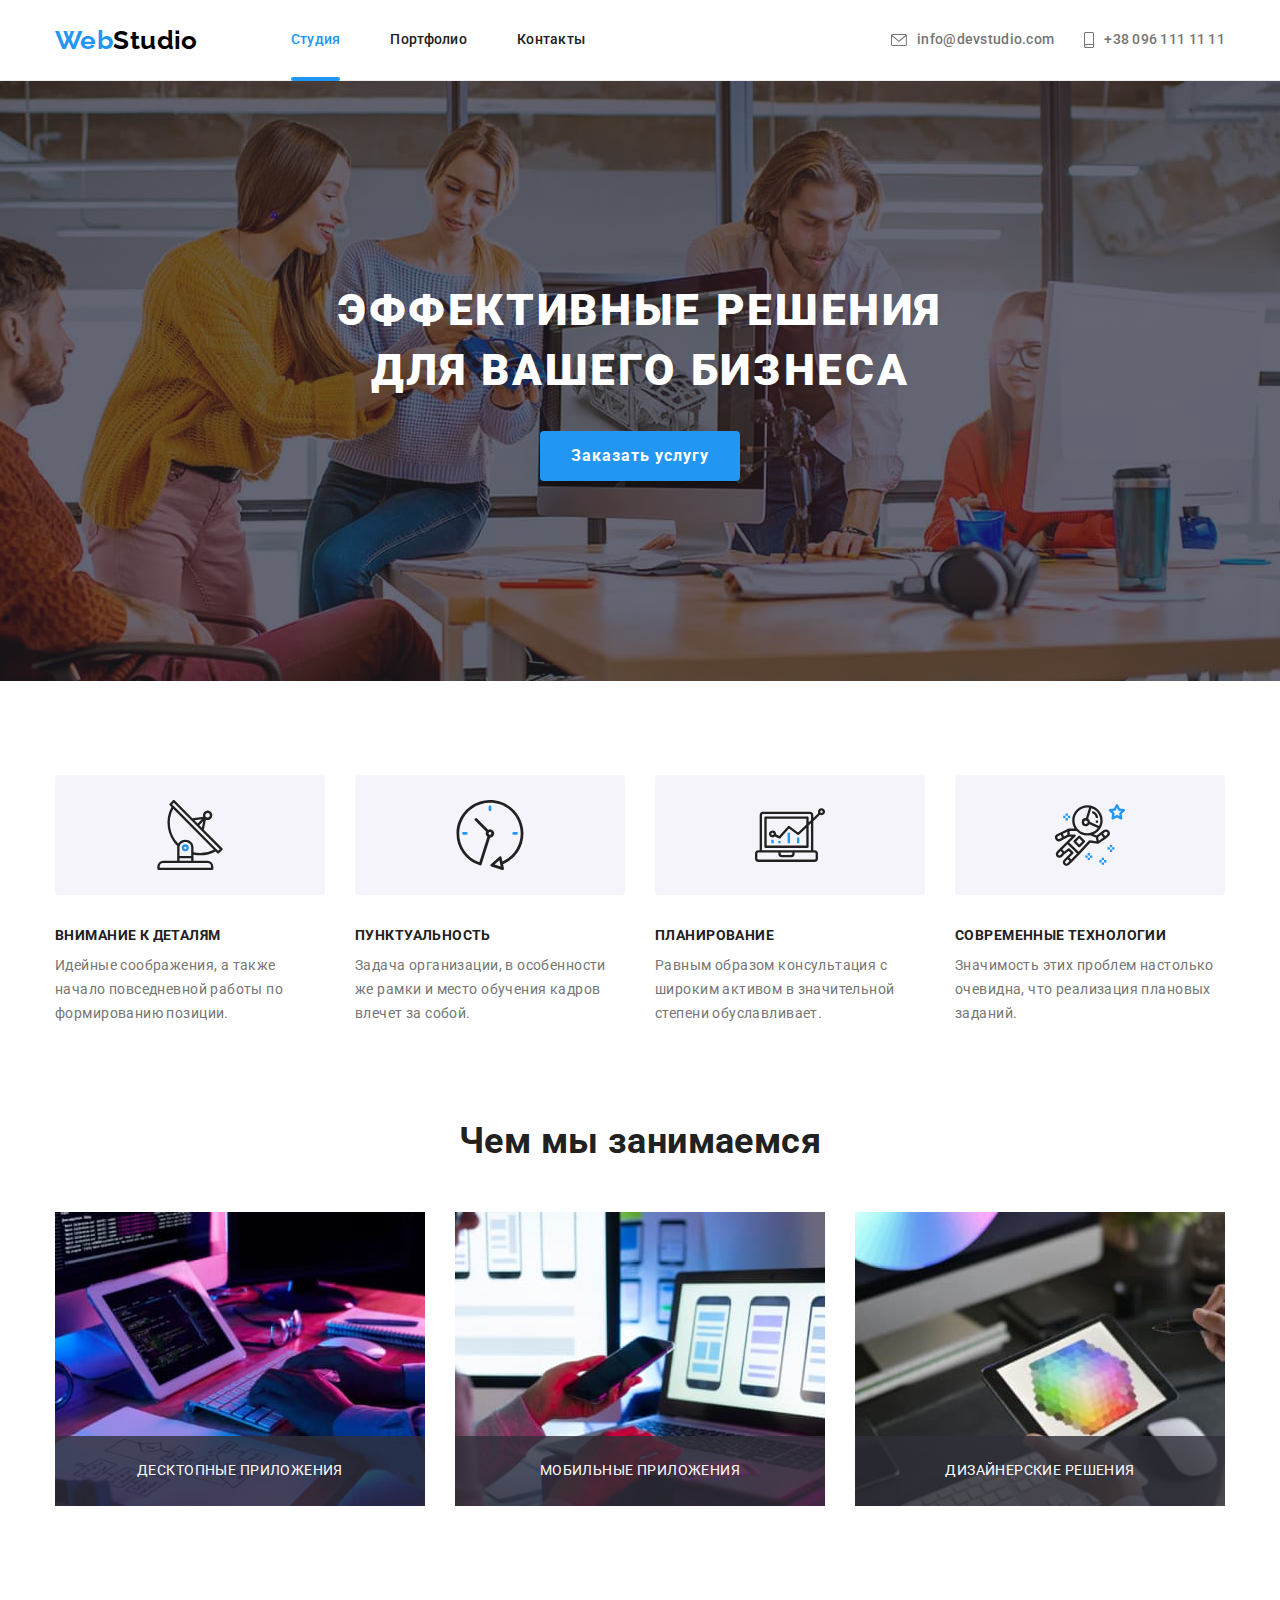
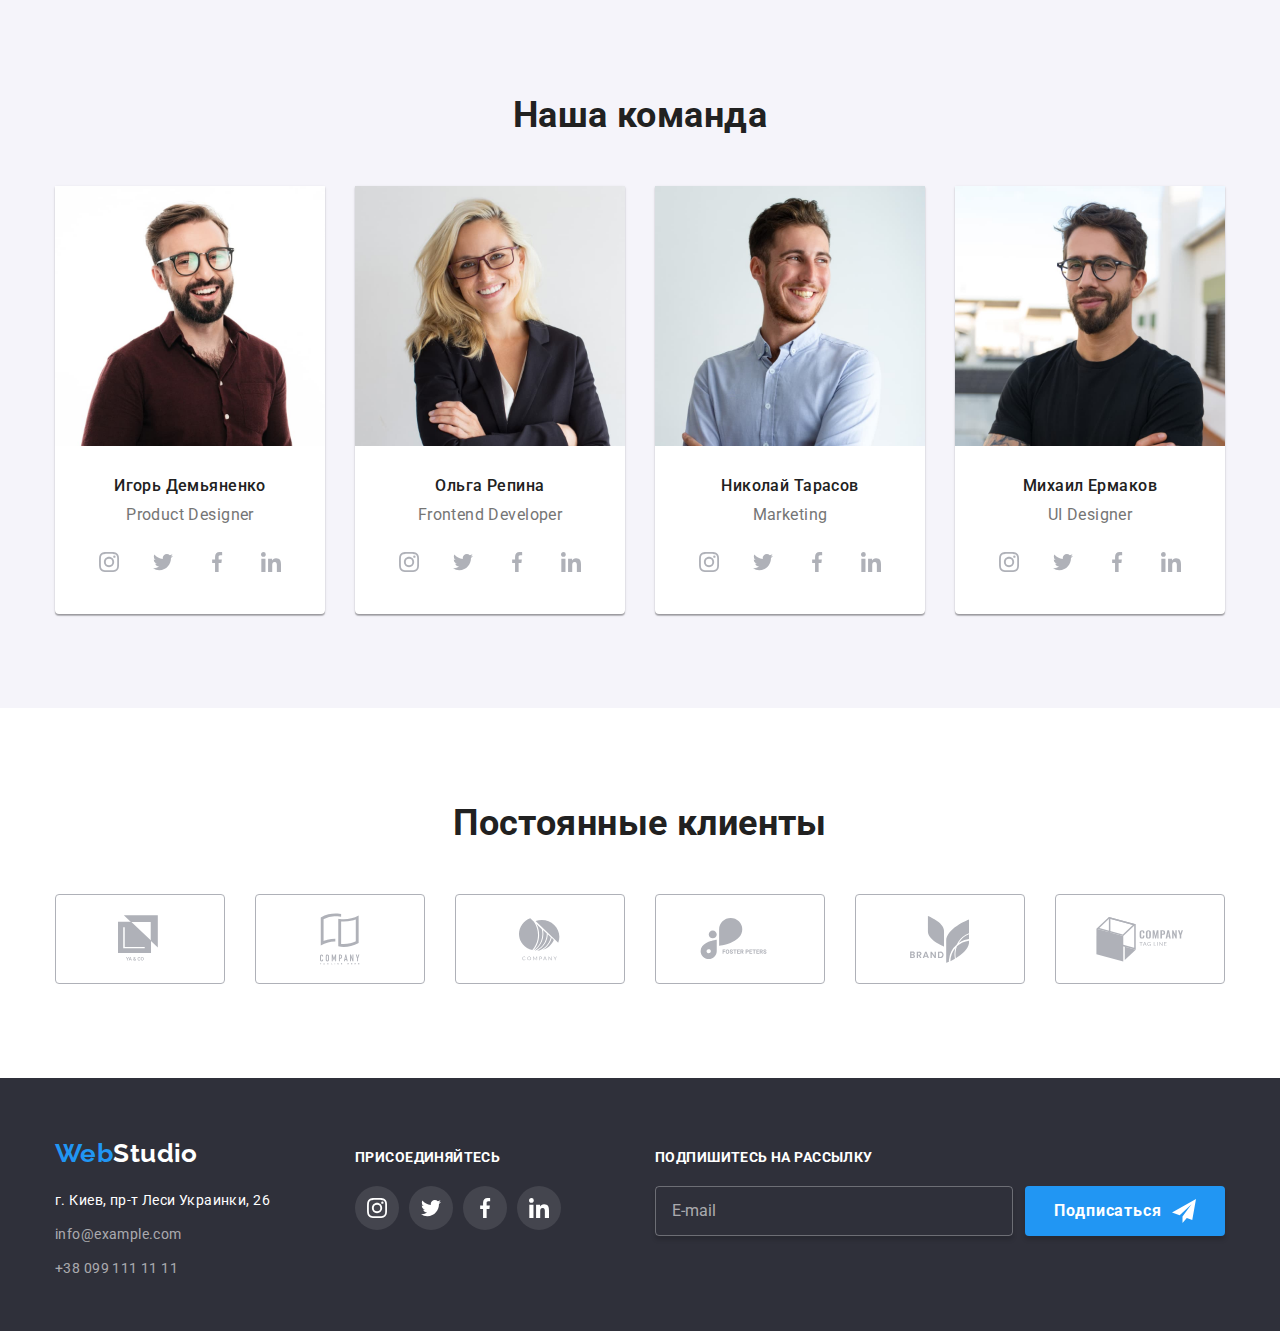
<file: index.html>
<!DOCTYPE html>
<html lang="ru">
  <head>
    <meta charset="UTF-8" />
    <meta name="viewport" content="width=device-width, initial-scale=1.0" />
    <title>WebStudio</title>
    <link rel="stylesheet" href="https://fonts.googleapis.com/css2?family=Raleway:wght@700&family=Roboto:wght@400;500;700;900&display=fallback" />
    <link rel="stylesheet" href="https://cdnjs.cloudflare.com/ajax/libs/modern-normalize/0.7.0/modern-normalize.min.css" />
    <link rel="stylesheet" href="./css/main.css" />
  </head>
  <body class="body">
    <!--Хедер-->
    <header class="header section">
      <div class="container main-nav">
        <nav class="navigation">
          <a href="./index.html" lang="en" class="logo logo--top">Web<span class="logo__sign">Studio</span></a>
          <ul class="site-nav">
            <li class="site-nav__item"><a href="./index.html" class="link site-nav__link site-nav__link--current">Студия</a></li>
            <li class="site-nav__item"><a href="./portpholio.html" class="link site-nav__link">Портфолио</a></li>
            <li class="site-nav__item"><a href="#contacts" class="link site-nav__link">Контакты</a></li>
          </ul>
        </nav>
        <address class="address-nav">
          <a href="mailto:info@devstudio.com" lang="en" class="link link address-nav__link">
            <svg class="address-nav__icon" width="16" height="12">
              <use href="./images/svg/symbol-defs.svg#icon-envelope"></use>
            </svg>
            info@devstudio.com
          </a>
          <a href="tel:+380961111111" class="link link address-nav__link">
            <svg class="address-nav__icon" width="10" height="16">
              <use href="./images/svg/symbol-defs.svg#icon-smartphone"></use>
            </svg>
            +38 096 111 11 11
          </a>
        </address>
      </div>
    </header>
    <main>
      <!--Герой-->
      <section class="hero section">
        <div class="hero-container">
          <h1 class="hero__title">Эффективные решения для вашего бизнеса</h1>
          <button type="button" class="button" data-modal-open>Заказать услугу</button>
        </div>
      </section>
      <!--Наши особенности-->
      <section class="section">
        <div class="container">
          <h2 class="section-title visually-hidden">Наши преимущества</h2>
          <ul class="features-list flexbox">
            <li class="features-list__item features-list__item--attention">
              <h3 class="features-list__title">Внимание к деталям</h3>
              <p class="features-list__text">Идейные соображения, а также начало повседневной работы по формированию позиции.</p>
            </li>
            <li class="features-list__item features-list__item--punctuality">
              <h3 class="features-list__title">Пунктуальность</h3>
              <p class="features-list__text">Задача организации, в особенности же рамки и место обучения кадров влечет за собой.</p>
            </li>
            <li class="features-list__item features-list__item--planning">
              <h3 class="features-list__title">Планирование</h3>
              <p class="features-list__text">Равным образом консультация с широким активом в значительной степени обуславливает.</p>
            </li>
            <li class="features-list__item features-list__item--technology">
              <h3 class="features-list__title">Современные технологии</h3>
              <p class="features-list__text">Значимость этих проблем настолько очевидна, что реализация плановых заданий.</p>
            </li>
          </ul>
        </div>
      </section>
      <!--Что мы делаем-->
      <section class="section activity">
        <div class="container">
          <h2 class="section-title">Чем мы занимаемся</h2>
          <ul class="activity__list flexbox">
            <li class="activity__item">
              <img src="./images/img1.jpg" alt="Человек, который работает за ноутбуком" width="370" />
              <p class="activity__text">Десктопные приложения</p>
            </li>
            <li class="activity__item">
              <img src="./images/img2.jpg" alt="Макеты для мобыльного приложения" width="370" />
              <p class="activity__text">Мобильные приложения</p>
            </li>
            <li class="activity__item">
              <img src="./images/img3.jpg" alt="Человек подбирает на планшете цвет для дизайна" width="370" />
              <p class="activity__text">Дизайнерские решения</p>
            </li>
          </ul>
        </div>
      </section>
      <!--Наша команда-->
      <section class="section staff">
        <div class="container">
          <h2 class="section-title">Наша команда</h2>
          <ul class="staff-list flexbox">
            <li class="staff-list__item">
              <img class="staff-list__img" src="./images/teamcard1.jpg" alt="Игорь Демьяненко" width="270" />
              <h3 class="staff-list__title">Игорь Демьяненко</h3>
              <p class="staff-list__text" lang="en">Product Designer</p>
              <ul class="social-links">
                <li class="social-links__item">
                  <a href="https://www.instagram.com/?hl=ru" class="link social-links__link" target="_blank" rel="noopener noreferrer" aria-label="ccылка Инстаграм">
                    <svg class="social-links__icon">
                      <use href="./images/svg/symbol-defs.svg#icon-instagram"></use>
                    </svg>
                  </a>
                </li>
                <li class="social-links__item">
                  <a href="https://twitter.com/" class="link social-links__link" target="_blank" rel="noopener noreferrer" aria-label="ccылка Твиттер">
                    <svg class="social-links__icon">
                      <use href="./images/svg/symbol-defs.svg#icon-twitter"></use>
                    </svg>
                  </a>
                </li>
                <li class="social-links__item">
                  <a href="https://www.facebook.com/" class="link social-links__link" target="_blank" rel="noopener noreferrer" aria-label="ccылка Фейсбук">
                    <svg class="social-links__icon">
                      <use href="./images/svg/symbol-defs.svg#icon-facebook"></use>
                    </svg>
                  </a>
                </li>
                <li class="social-links__item">
                  <a href="https://ru.linkedin.com/" class="link social-links__link" target="_blank" rel="noopener noreferrer" aria-label="ccылка Линкедин">
                    <svg class="social-links__icon">
                      <use href="./images/svg/symbol-defs.svg#icon-linkedin"></use>
                    </svg>
                  </a>
                </li>
              </ul>
            </li>
            <li class="staff-list__item">
              <img class="staff-list__img" src="./images/teamcard2.jpg" alt="Ольга Репина" width="270" />
              <h3 class="staff-list__title">Ольга Репина</h3>
              <p class="staff-list__text" lang="en">Frontend Developer</p>
              <ul class="social-links">
                <li class="social-links__item">
                  <a href="https://www.instagram.com/?hl=ru" class="link social-links__link" target="_blank" rel="noopener noreferrer" aria-label="ccылка Инстаграм">
                    <svg class="social-links__icon">
                      <use href="./images/svg/symbol-defs.svg#icon-instagram"></use>
                    </svg>
                  </a>
                </li>
                <li class="social-links__item">
                  <a href="https://twitter.com/" class="link social-links__link" target="_blank" rel="noopener noreferrer" aria-label="ccылка Твиттер">
                    <svg class="social-links__icon">
                      <use href="./images/svg/symbol-defs.svg#icon-twitter"></use>
                    </svg>
                  </a>
                </li>
                <li class="social-links__item">
                  <a href="https://www.facebook.com/" class="link social-links__link" target="_blank" rel="noopener noreferrer" aria-label="ccылка Фейсбук">
                    <svg class="social-links__icon">
                      <use href="./images/svg/symbol-defs.svg#icon-facebook"></use>
                    </svg>
                  </a>
                </li>
                <li class="social-links__item">
                  <a href="https://ru.linkedin.com/" class="link social-links__link" target="_blank" rel="noopener noreferrer" aria-label="ccылка Линкедин">
                    <svg class="social-links__icon">
                      <use href="./images/svg/symbol-defs.svg#icon-linkedin"></use>
                    </svg>
                  </a>
                </li>
              </ul>
            </li>
            <li class="staff-list__item">
              <img class="staff-list__img" src="./images/teamcard3.jpg" alt="Николай Тарасов" width="270" />
              <h3 class="staff-list__title">Николай Тарасов</h3>
              <p class="staff-list__text" lang="en">Marketing</p>
              <ul class="social-links">
                <li class="social-links__item">
                  <a href="https://www.instagram.com/?hl=ru" class="link social-links__link" target="_blank" rel="noopener noreferrer" aria-label="ccылка Инстаграм">
                    <svg class="social-links__icon">
                      <use href="./images/svg/symbol-defs.svg#icon-instagram"></use>
                    </svg>
                  </a>
                </li>
                <li class="social-links__item">
                  <a href="https://twitter.com/" class="link social-links__link" target="_blank" rel="noopener noreferrer" aria-label="ccылка Твиттер">
                    <svg class="social-links__icon">
                      <use href="./images/svg/symbol-defs.svg#icon-twitter"></use>
                    </svg>
                  </a>
                </li>
                <li class="social-links__item">
                  <a href="https://www.facebook.com/" class="link social-links__link" target="_blank" rel="noopener noreferrer" aria-label="ccылка Фейсбук">
                    <svg class="social-links__icon">
                      <use href="./images/svg/symbol-defs.svg#icon-facebook"></use>
                    </svg>
                  </a>
                </li>
                <li class="social-links__item">
                  <a href="https://ru.linkedin.com/" class="link social-links__link" target="_blank" rel="noopener noreferrer" aria-label="ccылка Линкедин">
                    <svg class="social-links__icon">
                      <use href="./images/svg/symbol-defs.svg#icon-linkedin"></use>
                    </svg>
                  </a>
                </li>
              </ul>
            </li>
            <li class="staff-list__item">
              <img class="staff-list__img" src="./images/teamcard4.jpg" alt="Михаил Ермаков" width="270" />
              <h3 class="staff-list__title">Михаил Ермаков</h3>
              <p class="staff-list__text" lang="en">UI Designer</p>
              <ul class="social-links">
                <li class="social-links__item">
                  <a href="https://www.instagram.com/?hl=ru" class="link social-links__link" target="_blank" rel="noopener noreferrer" aria-label="ccылка Инстаграм">
                    <svg class="social-links__icon">
                      <use href="./images/svg/symbol-defs.svg#icon-instagram"></use>
                    </svg>
                  </a>
                </li>
                <li class="social-links__item">
                  <a href="https://twitter.com/" class="link social-links__link" target="_blank" rel="noopener noreferrer" aria-label="ccылка Твиттер">
                    <svg class="social-links__icon">
                      <use href="./images/svg/symbol-defs.svg#icon-twitter"></use>
                    </svg>
                  </a>
                </li>
                <li class="social-links__item">
                  <a href="https://www.facebook.com/" class="link social-links__link" target="_blank" rel="noopener noreferrer" aria-label="ccылка Фейсбук">
                    <svg class="social-links__icon">
                      <use href="./images/svg/symbol-defs.svg#icon-facebook"></use>
                    </svg>
                  </a>
                </li>
                <li class="social-links__item">
                  <a href="https://ru.linkedin.com/" class="link social-links__link" target="_blank" rel="noopener noreferrer" aria-label="ccылка Линкедин">
                    <svg class="social-links__icon">
                      <use href="./images/svg/symbol-defs.svg#icon-linkedin"></use>
                    </svg>
                  </a>
                </li>
              </ul>
            </li>
          </ul>
        </div>
      </section>
      <!--Постоянные клиенты-->
      <section class="section">
        <div class="container">
          <h2 class="section-title">Постоянные клиенты</h2>
          <ul class="customers-list">
            <li class="customers-list__item">
              <a href="" class="link customers-list__link">
                <svg class="customers-list__icon" width="44" height="49">
                  <use href="./images/svg/symbol-defs.svg#icon-logo1"></use>
                </svg>
              </a>
            </li>
            <li class="customers-list__item">
              <a href="" class="link customers-list__link">
                <svg class="customers-list__icon" width="40" height="52">
                  <use href="./images/svg/symbol-defs.svg#icon-logo2"></use>
                </svg>
              </a>
            </li>
            <li class="customers-list__item">
              <a href="" class="link customers-list__link">
                <svg class="customers-list__icon" width="41" height="43">
                  <use href="./images/svg/symbol-defs.svg#icon-logo3"></use>
                </svg>
              </a>
            </li>
            <li class="customers-list__item">
              <a href="" class="link customers-list__link">
                <svg class="customers-list__icon" width="80" height="42">
                  <use href="./images/svg/symbol-defs.svg#icon-logo4"></use>
                </svg>
              </a>
            </li>
            <li class="customers-list__item">
              <a href="" class="link customers-list__link">
                <svg class="customers-list__icon" width="59" height="47">
                  <use href="./images/svg/symbol-defs.svg#icon-logo5"></use>
                </svg>
              </a>
            </li>
            <li class="customers-list__item">
              <a href="" class="link customers-list__link">
                <svg class="customers-list__icon" width="88" height="45">
                  <use href="./images/svg/symbol-defs.svg#icon-logo6"></use>
                </svg>
              </a>
            </li>
          </ul>
        </div>
      </section>
    </main>
    <!--Футер-->
    <footer id="contacts" class="footer">
      <div class="footer-wraper container flexbox">
        <div class="footer-contacts-container">
          <a href="./index.html" lang="en" class="logo logo--bottom">Web<span class="logo__sign--white">Studio</span></a>
          <address class="address-footer">
            <span class="location-address">г. Киев, пр-т Леси Украинки, 26</span>
            <a href="mailto:info@example.com" lang="en" class="link address-footer__link address-footer__link--mail">info@example.com</a>
            <a href="tel:+380991111111" class="link address-footer__link">+38 099 111 11 11</a>
          </address>
        </div>
        <div class="join-container">
          <b class="join-title">присоединяйтесь</b>
          <ul class="social-links social-links--dark">
            <li class="social-links__item social-links__item--dark">
              <a href="https://www.instagram.com/?hl=ru" class="link social-links__link social-links__link--dark" target="_blank" rel="noopener noreferrer" aria-label="ccылка Инстаграм">
                <svg class="social-links__icon social-links__icon--dark">
                  <use href="./images/svg/symbol-defs.svg#icon-instagram"></use>
                </svg>
              </a>
            </li>
            <li class="social-links__item social-links__item--dark">
              <a href="https://twitter.com/" class="link social-links__link social-links__link--dark" target="_blank" rel="noopener noreferrer" aria-label="ccылка Твиттер">
                <svg class="social-links__icon social-links__icon--dark">
                  <use href="./images/svg/symbol-defs.svg#icon-twitter"></use>
                </svg>
              </a>
            </li>
            <li class="social-links__item social-links__item--dark">
              <a href="https://www.facebook.com/" class="link social-links__link social-links__link--dark" target="_blank" rel="noopener noreferrer" aria-label="ccылка Фейсбук">
                <svg class="social-links__icon social-links__icon--dark">
                  <use href="./images/svg/symbol-defs.svg#icon-facebook"></use>
                </svg>
              </a>
            </li>
            <li class="social-links__item social-links__item--dark">
              <a href="https://ru.linkedin.com/" class="link social-links__link social-links__link--dark" target="_blank" rel="noopener noreferrer" aria-label="ccылка Линкедин">
                <svg class="social-links__icon social-links__icon--dark">
                  <use href="./images/svg/symbol-defs.svg#icon-linkedin"></use>
                </svg>
              </a>
            </li>
          </ul>
        </div>
        <div class="subscribe-container">
          <b class="join-title">Подпишитесь на рассылку</b>
          <form class="subscribe-form" autocomplete="on">
            <label class="subscribe-form__field">
              <input type="email" name="user-email" class="subscribe-form__input" placeholder="E-mail" autocomplete="on" required />
            </label>
            <button type="submit" class="button subscribe-button">
              <span class="subscribe-button__text">Подписаться</span>
              <svg class="subscribe-button__icon" width="24" height="24">
                <use href="./images/svg/symbol-defs.svg#icon-send"></use>
              </svg>
            </button>
          </form>
        </div>
      </div>
    </footer>
    <!--Backdrop-->
    <div class="backdrop is-hidden" data-modal>
      <div class="modal">
        <button type="button" class="button-close flexbox" aria-label="Закрыть" data-modal-close>
          <svg class="button-close__icon" width="18" height="18">
            <use href="./images/svg/symbol-defs.svg#icon-close"></use>
          </svg>
        </button>
        <!--Form-->

        <form class="form-modal">
          <b class="form-modal__title">Оставьте свои данные, мы вам перезвоним</b>
          <ul>
            <li class="form-modal__item">
              <span class="form-modal__lable">Имя</span>
              <label class="form-modal__field">
                <input type="text" name="name" class="form-modal__input" autocomplete="on" placeholder=" " required />
                <svg class="form-modal__icon" width="18" height="18">
                  <use href="./images/svg/symbol-defs.svg#icon-person-form"></use>
                </svg>
              </label>
            </li>
            <li class="form-modal__item">
              <span class="form-modal__lable">Телефон</span>
              <label class="form-modal__field">
                <input type="tel" name="tel" class="form-modal__input" autocomplete="on" />
                <svg class="form-modal__icon" width="18" height="18">
                  <use href="./images/svg/symbol-defs.svg#icon-phone-form"></use>
                </svg>
              </label>
            </li>
            <li class="form-modal__item">
              <span class="form-modal__lable">Почта</span>
              <label class="form-modal__field">
                <input type="email" name="email" class="form-modal__input" autocomplete="on" required />
                <svg class="form-modal__icon" width="18" height="18">
                  <use href="./images/svg/symbol-defs.svg#icon-email-form"></use>
                </svg>
              </label>
            </li>
            <li class="form-modal__item">
              <span class="form-modal__lable">Комментарий</span>
              <label class="form-modal__field">
                <textarea name="comment" rows="7" placeholder="Введите текст" class="form-modal__comment"></textarea>
              </label>
            </li>
          </ul>
          <label class="checkbox">
            <input type="checkbox" name="checkbox" class="checkbox__input visually-hidden" checked />
            <span class="checkbox__icon"></span>
            <span class="checkbox__text">
              Соглашаюсь с рассылкой и принимаю
              <a href="./" class="link checkbox__link">Условия договора</a>
            </span>
          </label>
          <button type="submit" class="button button--modal-button">Отправить</button>
        </form>
      </div>
    </div>
    <script src="./js/modal.js"></script>
  </body>
</html>
</file>
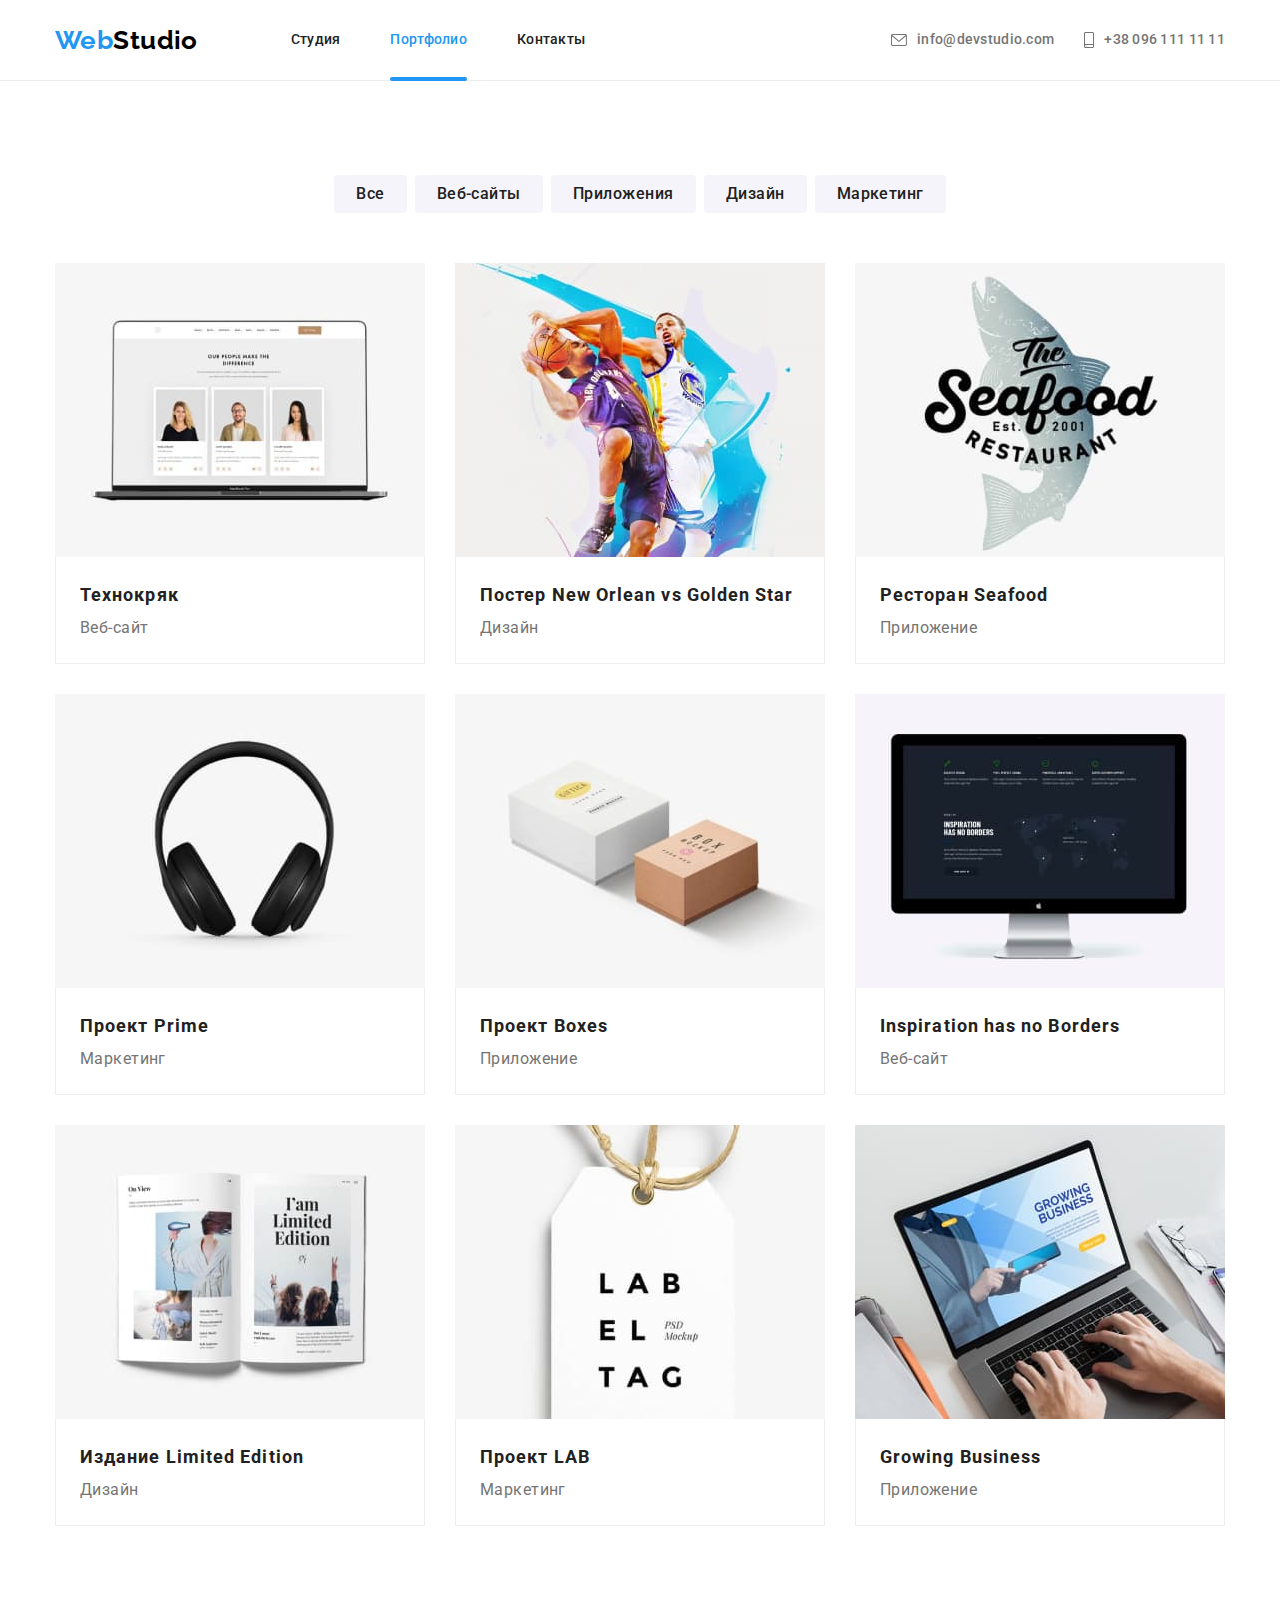
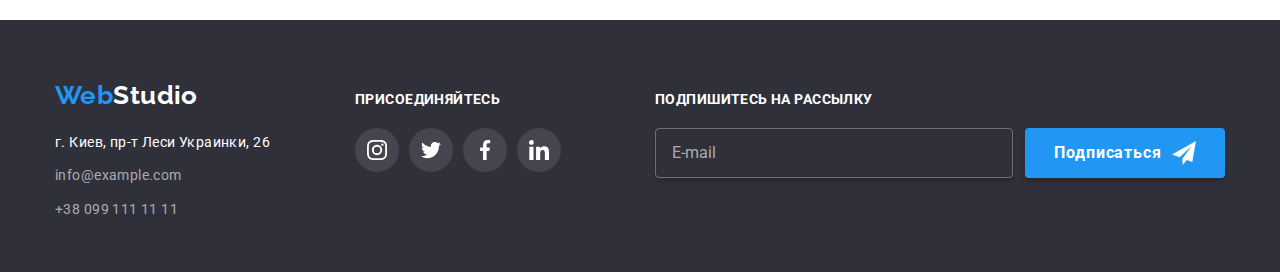
<file: portpholio.html>
<!DOCTYPE html>
<html lang="ru">
  <head>
    <meta charset="UTF-8" />
    <meta name="viewport" content="width=device-width, initial-scale=1.0" />
    <title>WebStudio</title>
    <link rel="stylesheet" href="https://fonts.googleapis.com/css2?family=Raleway:wght@700&family=Roboto:wght@400;500;700;900&display=fallback" />
    <link rel="stylesheet" href="https://cdnjs.cloudflare.com/ajax/libs/modern-normalize/0.7.0/modern-normalize.min.css" />
    <link rel="stylesheet" href="./css/portfolio.min.css" />
  </head>
  <body class="body">
    <!--Хедер-->
    <header class="header section">
      <div class="container main-nav">
        <nav class="navigation">
          <a href="./index.html" lang="en" class="logo logo--top">Web<span class="logo__sign">Studio</span></a>
          <ul class="site-nav">
            <li class="site-nav__item"><a href="./index.html" class="link site-nav__link">Студия</a></li>
            <li class="site-nav__item"><a href="./portpholio.html" class="link site-nav__link site-nav__link--current">Портфолио</a></li>
            <li class="site-nav__item"><a href="#contacts" class="link site-nav__link">Контакты</a></li>
          </ul>
        </nav>
        <address class="address-nav">
          <a href="mailto:info@devstudio.com" lang="en" class="link link address-nav__link">
            <svg class="address-nav__icon" width="16" height="12">
              <use href="./images/svg/symbol-defs.svg#icon-envelope"></use>
            </svg>
            info@devstudio.com
          </a>
          <a href="tel:+380961111111" class="link link address-nav__link">
            <svg class="address-nav__icon" width="10" height="16">
              <use href="./images/svg/symbol-defs.svg#icon-smartphone"></use>
            </svg>
            +38 096 111 11 11
          </a>
        </address>
      </div>
    </header>
    <main>
      <!--Портфолио-->
      <section class="projects-section section">
        <!--Блок отбора-->
        <div class="container">
          <ul class="selection-list flexbox">
            <li class="selection-list__item">
              <button type="button" class="selection-list__button">Все</button>
            </li>
            <li class="selection-list__item">
              <button type="button" class="selection-list__button">Веб-сайты</button>
            </li>
            <li class="selection-list__item">
              <button type="button" class="selection-list__button">Приложения</button>
            </li>
            <li class="selection-list__item">
              <button type="button" class="selection-list__button">Дизайн</button>
            </li>
            <li class="selection-list__item">
              <button type="button" class="selection-list__button">Маркетинг</button>
            </li>
          </ul>
          <ul class="projects-list flexbox">
            <li class="projects-list__item">
              <a href="./">
                <div class="projects-list__thumb">
                  <img src="./images/portpholio/project1.jpg" alt="Экран ноутбука" width="370" />
                  <div class="projects-list__overlay">
                    <p class="projects-list__text">
                      Технокряк это современная площадка распространения коронавируса. Компании используют эту платформу для цифрового шпионажа и атак на защищённые сервера конкурентов.
                    </p>
                  </div>
                </div>
                <div class="projects-list__content">
                  <h2 class="projects-list__title">Технокряк</h2>
                  <p class="projects-list__label">Веб-сайт</p>
                </div>
              </a>
            </li>
            <li class="projects-list__item">
              <a href="./">
                <div class="projects-list__thumb">
                  <img src="./images/portpholio/project2.jpg" alt="Два баскедболиста" width="370" />
                  <div class="projects-list__overlay">
                    <p class="projects-list__text">
                      Технокряк это современная площадка распространения коронавируса. Компании используют эту платформу для цифрового шпионажа и атак на защищённые сервера конкурентов.
                    </p>
                  </div>
                </div>
                <div class="projects-list__content">
                  <h2 class="projects-list__title">Постер New Orlean vs Golden Star</h2>
                  <p class="projects-list__label">Дизайн</p>
                </div>
              </a>
            </li>
            <li class="projects-list__item">
              <a href="./">
                <div class="projects-list__thumb">
                  <img src="./images/portpholio/project3.jpg" alt="Логотип ресторана" width="370" />
                  <div class="projects-list__overlay">
                    <p class="projects-list__text">
                      Технокряк это современная площадка распространения коронавируса. Компании используют эту платформу для цифрового шпионажа и атак на защищённые сервера конкурентов.
                    </p>
                  </div>
                </div>
                <div class="projects-list__content">
                  <h2 class="projects-list__title">Ресторан Seafood</h2>
                  <p class="projects-list__label">Приложение</p>
                </div>
              </a>
            </li>
            <li class="projects-list__item">
              <a href="./">
                <div class="projects-list__thumb">
                  <img src="./images/portpholio/project4.jpg" alt="Наушники" width="370" />
                  <div class="projects-list__overlay">
                    <p class="projects-list__text">
                      Технокряк это современная площадка распространения коронавируса. Компании используют эту платформу для цифрового шпионажа и атак на защищённые сервера конкурентов.
                    </p>
                  </div>
                </div>
                <div class="projects-list__content">
                  <h2 class="projects-list__title">Проект Prime</h2>
                  <p class="projects-list__label">Маркетинг</p>
                </div>
              </a>
            </li>
            <li class="projects-list__item">
              <a href="./">
                <div class="projects-list__thumb">
                  <img src="./images/portpholio/project5.jpg" alt="Две коробки" width="370" />
                  <div class="projects-list__overlay">
                    <p class="projects-list__text">
                      Технокряк это современная площадка распространения коронавируса. Компании используют эту платформу для цифрового шпионажа и атак на защищённые сервера конкурентов.
                    </p>
                  </div>
                </div>
                <div class="projects-list__content">
                  <h2 class="projects-list__title">Проект Boxes</h2>
                  <p class="projects-list__label">Приложение</p>
                </div>
              </a>
            </li>
            <li class="projects-list__item">
              <a href="./">
                <div class="projects-list__thumb">
                  <img src="./images/portpholio/project6.jpg" alt="Монитор" width="370" />
                  <div class="projects-list__overlay">
                    <p class="projects-list__text">
                      Технокряк это современная площадка распространения коронавируса. Компании используют эту платформу для цифрового шпионажа и атак на защищённые сервера конкурентов.
                    </p>
                  </div>
                </div>
                <div class="projects-list__content">
                  <h2 class="projects-list__title" lang="en">Inspiration has no Borders</h2>
                  <p class="projects-list__label">Веб-сайт</p>
                </div>
              </a>
            </li>
            <li class="projects-list__item">
              <a href="./">
                <div class="projects-list__thumb">
                  <img src="./images/portpholio/project7.jpg" alt="Книга" width="370" />
                  <div class="projects-list__overlay">
                    <p class="projects-list__text">
                      Технокряк это современная площадка распространения коронавируса. Компании используют эту платформу для цифрового шпионажа и атак на защищённые сервера конкурентов.
                    </p>
                  </div>
                </div>
                <div class="projects-list__content">
                  <h2 class="projects-list__title">Издание Limited Edition</h2>
                  <p class="projects-list__label">Дизайн</p>
                </div>
              </a>
            </li>
            <li class="projects-list__item">
              <a href="./">
                <div class="projects-list__thumb">
                  <img src="./images/portpholio/project8.jpg" alt="Бирка" width="370" />
                  <div class="projects-list__overlay">
                    <p class="projects-list__text">
                      Технокряк это современная площадка распространения коронавируса. Компании используют эту платформу для цифрового шпионажа и атак на защищённые сервера конкурентов.
                    </p>
                  </div>
                </div>
                <div class="projects-list__content">
                  <h2 class="projects-list__title">Проект LAB</h2>
                  <p class="projects-list__label">Маркетинг</p>
                </div>
              </a>
            </li>
            <li class="projects-list__item">
              <a href="./">
                <div class="projects-list__thumb">
                  <img src="./images/portpholio/project9.jpg" alt="Ноутбук" width="370" />
                  <div class="projects-list__overlay">
                    <p class="projects-list__text">
                      Технокряк это современная площадка распространения коронавируса. Компании используют эту платформу для цифрового шпионажа и атак на защищённые сервера конкурентов.
                    </p>
                  </div>
                </div>
                <div class="projects-list__content">
                  <h2 class="projects-list__title" lang="en">Growing Business</h2>
                  <p class="projects-list__label">Приложение</p>
                </div>
              </a>
            </li>
          </ul>
        </div>
      </section>
    </main>
    <!--Футер-->
    <footer id="contacts" class="footer">
      <div class="footer-wraper container flexbox">
        <div class="footer-contacts-container">
          <a href="./index.html" lang="en" class="logo logo--bottom">Web<span class="logo__sign--white">Studio</span></a>
          <address class="address-footer">
            <span class="location-address">г. Киев, пр-т Леси Украинки, 26</span>
            <a href="mailto:info@example.com" lang="en" class="link address-footer__link address-footer__link--mail">info@example.com</a>
            <a href="tel:+380991111111" class="link address-footer__link">+38 099 111 11 11</a>
          </address>
        </div>
        <div class="join-container">
          <b class="join-title">присоединяйтесь</b>
          <ul class="social-links social-links--dark">
            <li class="social-links__item social-links__item--dark">
              <a href="https://www.instagram.com/?hl=ru" class="link social-links__link social-links__link--dark" target="_blank" rel="noopener noreferrer" aria-label="ccылка Инстаграм">
                <svg class="social-links__icon social-links__icon--dark">
                  <use href="./images/svg/symbol-defs.svg#icon-instagram"></use>
                </svg>
              </a>
            </li>
            <li class="social-links__item social-links__item--dark">
              <a href="https://twitter.com/" class="link social-links__link social-links__link--dark" target="_blank" rel="noopener noreferrer" aria-label="ccылка Твиттер">
                <svg class="social-links__icon social-links__icon--dark">
                  <use href="./images/svg/symbol-defs.svg#icon-twitter"></use>
                </svg>
              </a>
            </li>
            <li class="social-links__item social-links__item--dark">
              <a href="https://www.facebook.com/" class="link social-links__link social-links__link--dark" target="_blank" rel="noopener noreferrer" aria-label="ccылка Фейсбук">
                <svg class="social-links__icon social-links__icon--dark">
                  <use href="./images/svg/symbol-defs.svg#icon-facebook"></use>
                </svg>
              </a>
            </li>
            <li class="social-links__item social-links__item--dark">
              <a href="https://ru.linkedin.com/" class="link social-links__link social-links__link--dark" target="_blank" rel="noopener noreferrer" aria-label="ccылка Линкедин">
                <svg class="social-links__icon social-links__icon--dark">
                  <use href="./images/svg/symbol-defs.svg#icon-linkedin"></use>
                </svg>
              </a>
            </li>
          </ul>
        </div>
        <div class="subscribe-container">
          <b class="join-title">Подпишитесь на рассылку</b>
          <form class="subscribe-form" autocomplete="on">
            <label class="subscribe-form__field">
              <input type="email" name="user-email" class="subscribe-form__input" placeholder="E-mail" autocomplete="on" required />
            </label>
            <button type="submit" class="button subscribe-button">
              <span class="subscribe-button__text">Подписаться</span>
              <svg class="subscribe-button__icon" width="24" height="24">
                <use href="./images/svg/symbol-defs.svg#icon-send"></use>
              </svg>
            </button>
          </form>
        </div>
      </div>
    </footer>
  </body>
</html>
</file>
<file: css/main.css>
@charset "UTF-8";
ul {
  list-style: none;
  padding: 0;
  margin: 0;
}

a {
  text-decoration: none;
}

h2,
h3,
h4,
h5,
h6 {
  color: #212121;
}

img {
  display: block;
  max-width: 100%;
  height: auto;
}

.body {
  font-family: Roboto, sans-serif;
  font-size: 14px;
  letter-spacing: 0.03em;
  color: #757575;
}

.container {
  width: 1200px;
  margin-right: auto;
  margin-left: auto;
  padding-right: 15px;
  padding-left: 15px;
}

.flexbox {
  display: -webkit-box;
  display: -ms-flexbox;
  display: flex;
  -ms-flex-wrap: wrap;
      flex-wrap: wrap;
}

.section {
  max-width: 1600px;
  margin-right: auto;
  margin-left: auto;
  padding-top: 94px;
  padding-bottom: 94px;
}

.section-title {
  margin-top: 0;
  margin-bottom: 50px;
  padding-top: 0;
  font-size: 36px;
  line-height: 1.17;
  font-weight: 700;
  text-align: center;
}

.join-title {
  display: block;
  margin-top: 0;
  margin-bottom: 20px;
  font-size: 14px;
  line-height: 1.14;
  font-weight: 700;
  text-transform: uppercase;
  color: #ffffff;
}

.link {
  -webkit-transition: 250ms cubic-bezier(0.4, 0, 0.2, 1);
  transition: 250ms cubic-bezier(0.4, 0, 0.2, 1);
}

.visually-hidden {
  position: absolute;
  width: 1px;
  height: 1px;
  margin: -1px;
  border: 0;
  padding: 0;
  clip: rect(0 0 0 0);
  overflow: hidden;
}

.logo {
  color: #2196f3;
  font-family: Raleway, sans-serif;
  font-size: 26px;
  line-height: 1.19;
  font-weight: 700;
  /*Лого в хедере*/
  /*Лого в футере*/
}

.logo__sign {
  color: #000000;
}

.logo__sign--white {
  color: #ffffff;
}

.logo--top {
  margin-right: 93px;
}

.logo--bottom {
  display: block;
  margin-bottom: 20px;
}

.site-nav {
  display: -webkit-box;
  display: -ms-flexbox;
  display: flex;
  -webkit-box-align: center;
      -ms-flex-align: center;
          align-items: center;
}

.site-nav__link {
  display: block;
  padding-top: 32px;
  padding-bottom: 32px;
  color: #212121;
  font-size: 14px;
  line-height: 1.14;
  font-weight: 500;
  letter-spacing: 0.02em;
}

.site-nav__link:hover, .site-nav__link:focus {
  color: #2196f3;
}

.site-nav__link--current {
  position: relative;
  color: #2196f3;
}

.site-nav__link--current::after {
  content: "";
  position: absolute;
  width: 100%;
  height: 4px;
  bottom: 0;
  left: 0;
  margin-bottom: -1px;
  border-radius: 2px;
  background-color: #2196f3;
}

.site-nav__item:not(:last-child) {
  margin-right: 50px;
}

.button {
  min-width: 200px;
  height: 50px;
  padding: 0;
  border: transparent;
  border-radius: 4px;
  color: #ffffff;
  font-size: 16px;
  line-height: 1.87;
  font-weight: 700;
  letter-spacing: 0.06em;
  background-color: #2196f3;
  -webkit-box-shadow: 0px 4px 4px rgba(0, 0, 0, 0.15);
          box-shadow: 0px 4px 4px rgba(0, 0, 0, 0.15);
  cursor: pointer;
  -webkit-transition: background-color 250ms cubic-bezier(0.4, 0, 0.2, 1);
  transition: background-color 250ms cubic-bezier(0.4, 0, 0.2, 1);
  /*Кнопка модалки*/
}

.button:hover, .button:focus {
  background-color: #188ce8;
}

.button--modal-button {
  display: -webkit-box;
  display: -ms-flexbox;
  display: flex;
  -webkit-box-align: center;
      -ms-flex-align: center;
          align-items: center;
  -webkit-box-pack: center;
      -ms-flex-pack: center;
          justify-content: center;
  margin-right: auto;
  margin-left: auto;
}

/* Кнопка подписи в Футере*/
.subscribe-button {
  display: -webkit-box;
  display: -ms-flexbox;
  display: flex;
  -webkit-box-align: center;
      -ms-flex-align: center;
          align-items: center;
  -webkit-box-pack: center;
      -ms-flex-pack: center;
          justify-content: center;
}

.subscribe-button__text {
  margin-right: 10px;
}

/*Кнопка закрытия модалки*/
.button-close {
  width: 30px;
  height: 30px;
  margin-left: auto;
  padding: 6px;
  border-radius: 50%;
  border: 1px solid rgba(0, 0, 0, 0.1);
  background-color: #ffffff;
  -webkit-transition: 250ms cubic-bezier(0.4, 0, 0.2, 1);
  transition: 250ms cubic-bezier(0.4, 0, 0.2, 1);
}

.button-close:hover {
  fill: #2196f3;
  -webkit-transform: scale(1.1);
          transform: scale(1.1);
}

.address-nav {
  margin-left: auto;
  display: -webkit-box;
  display: -ms-flexbox;
  display: flex;
  -ms-flex-line-pack: center;
      align-content: center;
}

.address-nav__link {
  display: -webkit-inline-box;
  display: -ms-inline-flexbox;
  display: inline-flex;
  -webkit-box-align: center;
      -ms-flex-align: center;
          align-items: center;
  padding-top: 32px;
  padding-bottom: 32px;
  font-style: normal;
  color: #757575;
  font-size: 14px;
  line-height: 1.14;
  font-weight: 500;
  letter-spacing: 0.02em;
}

.address-nav__link:not(:last-child) {
  margin-right: 30px;
}

.address-nav__link:hover, .address-nav__link:focus {
  color: #2196f3;
}

.address-nav__link:hover .address-nav__icon,
.address-nav__link:focus .address-nav__icon {
  fill: #2196f3;
}

.address-nav__icon {
  margin-right: 10px;
  fill: #757575;
  -webkit-transition: fill 250ms cubic-bezier(0.4, 0, 0.2, 1);
  transition: fill 250ms cubic-bezier(0.4, 0, 0.2, 1);
}

/*Адреса в Футере*/
.footer-contacts-container {
  width: calc((100% - 30px * 3) / 4);
}

.location-address {
  margin-bottom: 10px;
  font-style: normal;
  line-height: 1.71;
  color: #ffffff;
}

.address-footer {
  display: -webkit-box;
  display: -ms-flexbox;
  display: flex;
  -webkit-box-orient: vertical;
  -webkit-box-direction: normal;
      -ms-flex-direction: column;
          flex-direction: column;
}

.address-footer__link {
  font-style: normal;
  color: rgba(255, 255, 255, 0.6);
  line-height: 1.71;
}

.address-footer__link:hover, .address-footer__link:focus {
  color: #2196f3;
}

.address-footer__link--mail {
  margin-bottom: 10px;
}

.form-modal {
  width: 448px;
  margin-right: auto;
  margin-left: auto;
}

.form-modal__title {
  display: block;
  margin-bottom: 12px;
  font-size: 20px;
  line-height: 1.15;
  font-weight: 700;
  text-align: center;
  color: #212121;
}

.form-modal__field {
  position: relative;
  display: block;
  margin-bottom: 10px;
}

.form-modal__lable {
  display: block;
  margin-bottom: 4px;
  font-size: 12px;
  line-height: 1.17;
  letter-spacing: 0.01em;
  color: #757575;
}

.form-modal__input {
  width: 100%;
  height: 40px;
  padding: 12px 42px;
  border: 1px solid rgba(33, 33, 33, 0.2);
  -webkit-box-sizing: border-box;
          box-sizing: border-box;
  border-radius: 4px;
  -webkit-transition: 250ms cubic-bezier(0.4, 0, 0.2, 1);
  transition: 250ms cubic-bezier(0.4, 0, 0.2, 1);
}

.form-modal__input:focus {
  outline: transparent;
  border: 1px solid #2196f3;
}

.form-modal__input:focus + .form-modal__icon {
  fill: #2196f3;
}

.form-modal__icon {
  position: absolute;
  top: 50%;
  left: 12px;
  -webkit-transform: translateY(-50%);
          transform: translateY(-50%);
  -webkit-transition: 250ms cubic-bezier(0.4, 0, 0.2, 1);
  transition: 250ms cubic-bezier(0.4, 0, 0.2, 1);
}

.form-modal__comment {
  resize: none;
  width: 100%;
  padding: 12px 16px;
  border: 1px solid rgba(33, 33, 33, 0.2);
  border-radius: 4px;
  -webkit-transition: 250ms cubic-bezier(0.4, 0, 0.2, 1);
  transition: 250ms cubic-bezier(0.4, 0, 0.2, 1);
}

.form-modal__comment::-webkit-input-placeholder {
  line-height: 1.14;
  letter-spacing: 0.01em;
  color: rgba(117, 117, 117, 0.5);
}

.form-modal__comment:-ms-input-placeholder {
  line-height: 1.14;
  letter-spacing: 0.01em;
  color: rgba(117, 117, 117, 0.5);
}

.form-modal__comment::-ms-input-placeholder {
  line-height: 1.14;
  letter-spacing: 0.01em;
  color: rgba(117, 117, 117, 0.5);
}

.form-modal__comment::placeholder {
  line-height: 1.14;
  letter-spacing: 0.01em;
  color: rgba(117, 117, 117, 0.5);
}

.form-modal__comment:focus {
  outline: transparent;
  border: 1px solid #2196f3;
}

.subscribe-container {
  width: calc((100% - 30px) / 2);
}

.subscribe-form {
  display: -webkit-box;
  display: -ms-flexbox;
  display: flex;
  -webkit-box-align: center;
      -ms-flex-align: center;
          align-items: center;
}

.subscribe-form__field {
  margin: 0;
  padding: 0;
}

.subscribe-form__input {
  width: 358px;
  height: 50px;
  margin-right: 12px;
  padding: 15px 16px;
  color: #ffffff;
  border: 1px solid rgba(255, 255, 255, 0.3);
  -webkit-box-sizing: border-box;
          box-sizing: border-box;
  -webkit-box-shadow: 0px 4px 4px rgba(0, 0, 0, 0.15);
          box-shadow: 0px 4px 4px rgba(0, 0, 0, 0.15);
  border-radius: 4px;
  background-color: transparent;
}

.subscribe-form__input::-webkit-input-placeholder {
  font-family: Roboto;
  font-style: normal;
  font-size: 16px;
  line-height: 1.25;
  font-weight: 400;
  color: rgba(255, 255, 255, 0.6);
}

.subscribe-form__input:-ms-input-placeholder {
  font-family: Roboto;
  font-style: normal;
  font-size: 16px;
  line-height: 1.25;
  font-weight: 400;
  color: rgba(255, 255, 255, 0.6);
}

.subscribe-form__input::-ms-input-placeholder {
  font-family: Roboto;
  font-style: normal;
  font-size: 16px;
  line-height: 1.25;
  font-weight: 400;
  color: rgba(255, 255, 255, 0.6);
}

.subscribe-form__input::placeholder {
  font-family: Roboto;
  font-style: normal;
  font-size: 16px;
  line-height: 1.25;
  font-weight: 400;
  color: rgba(255, 255, 255, 0.6);
}

/*Чекбокс*/
.checkbox {
  display: -webkit-box;
  display: -ms-flexbox;
  display: flex;
  -webkit-box-align: center;
      -ms-flex-align: center;
          align-items: center;
  -webkit-box-pack: center;
      -ms-flex-pack: center;
          justify-content: center;
  margin-bottom: 30px;
}

.checkbox__icon {
  display: inline-block;
  margin-right: 7px;
  padding-left: 12px;
  width: 16px;
  height: 15px;
  border: 2px solid #212121;
  border-radius: 2px;
}

.checkbox__input:checked + .checkbox__icon {
  border-radius: 2px;
  border-color: #2196f3;
  background-color: #2196f3;
  background-image: url(../images/svg/icon-check.svg);
  background-origin: border-box;
}

.checkbox__text {
  line-height: 1.71px;
}

.checkbox__link {
  line-height: 1.71;
  -webkit-text-decoration-line: underline;
          text-decoration-line: underline;
  color: #2196f3;
}

.social-links {
  display: -webkit-box;
  display: -ms-flexbox;
  display: flex;
  -webkit-box-align: center;
      -ms-flex-align: center;
          align-items: center;
  -webkit-box-pack: center;
      -ms-flex-pack: center;
          justify-content: center;
}

.social-links__item:not(:last-child) {
  margin-right: 10px;
}

.social-links__link {
  display: -webkit-box;
  display: -ms-flexbox;
  display: flex;
  -webkit-box-align: center;
      -ms-flex-align: center;
          align-items: center;
  -webkit-box-pack: center;
      -ms-flex-pack: center;
          justify-content: center;
  width: 44px;
  height: 44px;
  background-color: #ffffff;
  border-radius: 50%;
  /* Социальные иконки - темная тема в Футере*/
}

.social-links__link:hover, .social-links__link:focus {
  background-color: #2196f3;
}

.social-links__link:hover .social-links__icon,
.social-links__link:focus .social-links__icon {
  fill: #ffffff;
}

.social-links__link--dark {
  background-color: rgba(255, 255, 255, 0.1);
}

.social-links__icon {
  width: 20px;
  height: 20px;
  fill: #afb1b8;
  -webkit-transition: fill 250ms cubic-bezier(0.4, 0, 0.2, 1);
  transition: fill 250ms cubic-bezier(0.4, 0, 0.2, 1);
  /* Социальные иконки - темная тема в Футере*/
}

.social-links__icon--dark {
  fill: #ffffff;
}

.social-links--dark {
  -webkit-box-pack: start;
      -ms-flex-pack: start;
          justify-content: start;
}

.backdrop {
  position: fixed;
  top: 0;
  left: 0;
  width: 100%;
  height: 100%;
  background-color: rgba(0, 0, 0, 0.2);
  overflow-y: scroll;
  opacity: 1;
  -webkit-transition: 250ms cubic-bezier(0.4, 0, 0.2, 1);
  transition: 250ms cubic-bezier(0.4, 0, 0.2, 1);
}

.backdrop.is-hidden {
  opacity: 0;
  pointer-events: none;
}

.backdrop.is-hidden .modal {
  -webkit-transform: translate(-50%, -50%) scale(0.7);
          transform: translate(-50%, -50%) scale(0.7);
}

.modal {
  position: absolute;
  top: 50%;
  left: 50%;
  -webkit-transform: translate(-50%, -50%) scale(1);
          transform: translate(-50%, -50%) scale(1);
  -webkit-transition: 250ms cubic-bezier(0.4, 0, 0.2, 1);
  transition: 250ms cubic-bezier(0.4, 0, 0.2, 1);
  width: 528px;
  height: 581px;
  padding-top: 8px;
  padding-right: 8px;
  -webkit-box-pack: end;
      -ms-flex-pack: end;
          justify-content: flex-end;
  background-color: #ffffff;
  -webkit-box-shadow: 0px 1px 3px rgba(0, 0, 0, 0.12), 0px 1px 1px rgba(0, 0, 0, 0.14), 0px 2px 1px rgba(0, 0, 0, 0.2);
          box-shadow: 0px 1px 3px rgba(0, 0, 0, 0.12), 0px 1px 1px rgba(0, 0, 0, 0.14), 0px 2px 1px rgba(0, 0, 0, 0.2);
  border-radius: 4px;
}

.header {
  padding: 0;
  background-color: #ffffff;
  border-bottom: 1px solid #ececec;
}

.navigation {
  display: -webkit-box;
  display: -ms-flexbox;
  display: flex;
  -webkit-box-align: center;
      -ms-flex-align: center;
          align-items: center;
}

.main-nav {
  display: -webkit-box;
  display: -ms-flexbox;
  display: flex;
  -webkit-box-align: center;
      -ms-flex-align: center;
          align-items: center;
}

.hero {
  height: 600px;
  padding: 200px 0px;
  background: -webkit-gradient(linear, left top, right top, from(rgba(47, 48, 58, 0.4)), to(rgba(47, 48, 58, 0.4))), url(../images/hero.jpg), #c4c4c4;
  background: linear-gradient(to right, rgba(47, 48, 58, 0.4), rgba(47, 48, 58, 0.4)), url(../images/hero.jpg), #c4c4c4;
  background-position: center;
  text-align: center;
}

.hero-container {
  max-width: 695px;
  margin-right: auto;
  margin-left: auto;
}

.hero__title {
  margin-top: 0;
  margin-bottom: 30px;
  font-weight: 900;
  font-size: 44px;
  line-height: 1.36;
  letter-spacing: 0.06em;
  text-transform: uppercase;
  color: #ffffff;
}

.features-list__item {
  width: calc((100% - 30px * 3) / 4);
}

.features-list__item:not(:nth-child(4n + 1)) {
  margin-left: 30px;
}

.features-list__item:not(:nth-last-child(-n + 4)) {
  margin-bottom: 10px;
}

.features-list__item::before {
  content: "";
  display: inline-block;
  width: 270px;
  height: 120px;
  margin-bottom: 30px;
  background: #f5f4fa;
  border-radius: 4px;
  background-repeat: no-repeat;
  background-position: center;
}

.features-list__item--attention::before {
  background-image: url(../images/svg/antenna.svg);
}

.features-list__item--punctuality::before {
  background-image: url(../images/svg/clock.svg);
}

.features-list__item--planning::before {
  background-image: url(../images/svg/diagram.svg);
}

.features-list__item--technology::before {
  background-image: url(../images/svg/astronaut.svg);
}

.features-list__title {
  margin-top: 0;
  margin-bottom: 10px;
  font-size: 14px;
  line-height: 1.14;
  font-weight: 700;
  /*font-size: 14px;
  font-weight: 700;
  line-height: 1.14;*/
  text-transform: uppercase;
}

.features-list__text {
  line-height: 1.71;
  margin: 0;
}

.activity {
  padding-top: 0;
  text-align: center;
}

.activity__list {
  font-size: 0;
}

.activity__item {
  position: relative;
  width: calc((100% - 30px * 2) / 3);
}

.activity__item:not(:nth-child(3n)) {
  margin-right: 30px;
}

.activity__item:not(:nth-last-child(-n + 3)) {
  margin-bottom: 10px;
}

.activity__text {
  position: absolute;
  right: 0;
  bottom: 0;
  left: 0;
  margin: 0;
  padding-top: 27px;
  padding-bottom: 27px;
  background-color: rgba(47, 48, 58, 0.8);
  font-size: 14px;
  line-height: 1.14;
  color: #ffffff;
  text-transform: uppercase;
}

.staff {
  background-color: #f5f4fa;
}

.staff-list {
  text-align: center;
}

.staff-list__item {
  width: calc((100% - 30px * 3) / 4);
  padding-bottom: 30px;
  background: #ffffff;
  -webkit-box-shadow: 0px 1px 3px rgba(0, 0, 0, 0.12), 0px 1px 1px rgba(0, 0, 0, 0.14), 0px 2px 1px rgba(0, 0, 0, 0.2);
          box-shadow: 0px 1px 3px rgba(0, 0, 0, 0.12), 0px 1px 1px rgba(0, 0, 0, 0.14), 0px 2px 1px rgba(0, 0, 0, 0.2);
  border-radius: 0px 0px 4px 4px;
}

.staff-list__item:not(:nth-child(4n)) {
  margin-right: 30px;
}

.staff-list__item:not(:nth-last-child(-n + 4)) {
  margin-bottom: 10px;
}

.staff-list__img {
  margin-bottom: 30px;
}

.staff-list__title {
  margin-top: 0;
  margin-bottom: 10px;
  font-size: 16px;
  line-height: 1.19;
  font-weight: 500;
}

.staff-list__text {
  margin-top: 0;
  margin-bottom: 16px;
  font-size: 16px;
  line-height: 1.19;
}

.customers-list {
  display: -webkit-box;
  display: -ms-flexbox;
  display: flex;
  -ms-flex-wrap: wrap;
      flex-wrap: wrap;
}

.customers-list__item {
  width: calc((100% - 30px * 5) / 6);
  height: 90px;
}

.customers-list__item:not(:last-child) {
  margin-right: 30px;
}

.customers-list__link {
  display: -webkit-box;
  display: -ms-flexbox;
  display: flex;
  -webkit-box-align: center;
      -ms-flex-align: center;
          align-items: center;
  -webkit-box-pack: center;
      -ms-flex-pack: center;
          justify-content: center;
  width: 100%;
  height: 100%;
  border: 1px solid #afb1b8;
  border-radius: 4px;
}

.customers-list__link:hover, .customers-list__link:focus {
  border-color: #2196f3;
}

.customers-list__link:hover .customers-list__icon,
.customers-list__link:focus .customers-list__icon {
  fill: #2196f3;
}

.customers-list__icon {
  fill: #afb1b8;
}

.customers-list__icon {
  -webkit-transition: fill 250ms cubic-bezier(0.4, 0, 0.2, 1);
  transition: fill 250ms cubic-bezier(0.4, 0, 0.2, 1);
}

.footer {
  background: #2f303a;
}

.footer-wraper {
  -webkit-box-align: baseline;
      -ms-flex-align: baseline;
          align-items: baseline;
  -webkit-box-pack: justify;
      -ms-flex-pack: justify;
          justify-content: space-between;
  padding-top: 60px;
  padding-bottom: 50px;
}

.join-container {
  width: calc((100% - 30px * 3) / 4);
}
/*# sourceMappingURL=main.css.map */
</file>
<file: css/portfolio.min.css>
ul{list-style:none;padding:0;margin:0}a{text-decoration:none}h2,h3,h4,h5,h6{color:#212121}img{display:block;max-width:100%;height:auto}.body{font-family:Roboto, sans-serif;font-size:14px;letter-spacing:0.03em;color:#757575}.container{width:1200px;margin-right:auto;margin-left:auto;padding-right:15px;padding-left:15px}.flexbox{display:-webkit-box;display:-ms-flexbox;display:flex;-ms-flex-wrap:wrap;flex-wrap:wrap}.section{max-width:1600px;margin-right:auto;margin-left:auto;padding-top:94px;padding-bottom:94px}.section-title{margin-top:0;margin-bottom:50px;padding-top:0;font-size:36px;line-height:1.17;font-weight:700;text-align:center}.join-title{display:block;margin-top:0;margin-bottom:20px;font-size:14px;line-height:1.14;font-weight:700;text-transform:uppercase;color:#fff}.link{-webkit-transition:250ms cubic-bezier(0.4, 0, 0.2, 1);transition:250ms cubic-bezier(0.4, 0, 0.2, 1)}.visually-hidden{position:absolute;width:1px;height:1px;margin:-1px;border:0;padding:0;clip:rect(0 0 0 0);overflow:hidden}.logo{color:#2196f3;font-family:Raleway, sans-serif;font-size:26px;line-height:1.19;font-weight:700}.logo__sign{color:#000}.logo__sign--white{color:#fff}.logo--top{margin-right:93px}.logo--bottom{display:block;margin-bottom:20px}.site-nav{display:-webkit-box;display:-ms-flexbox;display:flex;-webkit-box-align:center;-ms-flex-align:center;align-items:center}.site-nav__link{display:block;padding-top:32px;padding-bottom:32px;color:#212121;font-size:14px;line-height:1.14;font-weight:500;letter-spacing:0.02em}.site-nav__link:hover,.site-nav__link:focus{color:#2196f3}.site-nav__link--current{position:relative;color:#2196f3}.site-nav__link--current::after{content:"";position:absolute;width:100%;height:4px;bottom:0;left:0;margin-bottom:-1px;border-radius:2px;background-color:#2196f3}.site-nav__item:not(:last-child){margin-right:50px}.button{min-width:200px;height:50px;padding:0;border:transparent;border-radius:4px;color:#fff;font-size:16px;line-height:1.87;font-weight:700;letter-spacing:0.06em;background-color:#2196f3;-webkit-box-shadow:0px 4px 4px rgba(0,0,0,0.15);box-shadow:0px 4px 4px rgba(0,0,0,0.15);cursor:pointer;-webkit-transition:background-color 250ms cubic-bezier(0.4, 0, 0.2, 1);transition:background-color 250ms cubic-bezier(0.4, 0, 0.2, 1)}.button:hover,.button:focus{background-color:#188ce8}.button--modal-button{display:-webkit-box;display:-ms-flexbox;display:flex;-webkit-box-align:center;-ms-flex-align:center;align-items:center;-webkit-box-pack:center;-ms-flex-pack:center;justify-content:center;margin-right:auto;margin-left:auto}.subscribe-button{display:-webkit-box;display:-ms-flexbox;display:flex;-webkit-box-align:center;-ms-flex-align:center;align-items:center;-webkit-box-pack:center;-ms-flex-pack:center;justify-content:center}.subscribe-button__text{margin-right:10px}.selection-list{-webkit-box-pack:center;-ms-flex-pack:center;justify-content:center;margin-bottom:50px}.selection-list__item:not(:last-child){margin-right:8px}.selection-list__button{padding:6px 22px;font-size:16px;line-height:1.62;font-weight:500;letter-spacing:0.03em;color:#212121;background-color:#f5f4fa;border-radius:4px;border:transparent;-webkit-transition:color 250ms cubic-bezier(0.4, 0, 0.2, 1),background-color 250ms cubic-bezier(0.4, 0, 0.2, 1);transition:color 250ms cubic-bezier(0.4, 0, 0.2, 1),background-color 250ms cubic-bezier(0.4, 0, 0.2, 1)}.selection-list__button:hover,.selection-list__button:focus{color:#fff;background-color:#2196f3;-webkit-box-shadow:0px 3px 1px rgba(0,0,0,0.1),0px 1px 2px rgba(0,0,0,0.08),0px 2px 2px rgba(0,0,0,0.12);box-shadow:0px 3px 1px rgba(0,0,0,0.1),0px 1px 2px rgba(0,0,0,0.08),0px 2px 2px rgba(0,0,0,0.12)}.address-nav{margin-left:auto;display:-webkit-box;display:-ms-flexbox;display:flex;-ms-flex-line-pack:center;align-content:center}.address-nav__link{display:-webkit-inline-box;display:-ms-inline-flexbox;display:inline-flex;-webkit-box-align:center;-ms-flex-align:center;align-items:center;padding-top:32px;padding-bottom:32px;font-style:normal;color:#757575;font-size:14px;line-height:1.14;font-weight:500;letter-spacing:0.02em}.address-nav__link:not(:last-child){margin-right:30px}.address-nav__link:hover,.address-nav__link:focus{color:#2196f3}.address-nav__link:hover .address-nav__icon,.address-nav__link:focus .address-nav__icon{fill:#2196f3}.address-nav__icon{margin-right:10px;fill:#757575;-webkit-transition:fill 250ms cubic-bezier(0.4, 0, 0.2, 1);transition:fill 250ms cubic-bezier(0.4, 0, 0.2, 1)}.footer-contacts-container{width:calc((100% - 30px * 3) / 4)}.location-address{margin-bottom:10px;font-style:normal;line-height:1.71;color:#ffffff}.address-footer{display:-webkit-box;display:-ms-flexbox;display:flex;-webkit-box-orient:vertical;-webkit-box-direction:normal;-ms-flex-direction:column;flex-direction:column}.address-footer__link{font-style:normal;color:rgba(255,255,255,0.6);line-height:1.71}.address-footer__link:hover,.address-footer__link:focus{color:#2196f3}.address-footer__link--mail{margin-bottom:10px}.subscribe-container{width:calc((100% - 30px) / 2)}.subscribe-form{display:-webkit-box;display:-ms-flexbox;display:flex;-webkit-box-align:center;-ms-flex-align:center;align-items:center}.subscribe-form__field{margin:0;padding:0}.subscribe-form__input{width:358px;height:50px;margin-right:12px;padding:15px 16px;color:#fff;border:1px solid rgba(255,255,255,0.3);-webkit-box-sizing:border-box;box-sizing:border-box;-webkit-box-shadow:0px 4px 4px rgba(0,0,0,0.15);box-shadow:0px 4px 4px rgba(0,0,0,0.15);border-radius:4px;background-color:transparent}.subscribe-form__input::-webkit-input-placeholder{font-family:Roboto;font-style:normal;font-size:16px;line-height:1.25;font-weight:400;color:rgba(255,255,255,0.6)}.subscribe-form__input:-ms-input-placeholder{font-family:Roboto;font-style:normal;font-size:16px;line-height:1.25;font-weight:400;color:rgba(255,255,255,0.6)}.subscribe-form__input::-ms-input-placeholder{font-family:Roboto;font-style:normal;font-size:16px;line-height:1.25;font-weight:400;color:rgba(255,255,255,0.6)}.subscribe-form__input::placeholder{font-family:Roboto;font-style:normal;font-size:16px;line-height:1.25;font-weight:400;color:rgba(255,255,255,0.6)}.social-links{display:-webkit-box;display:-ms-flexbox;display:flex;-webkit-box-align:center;-ms-flex-align:center;align-items:center;-webkit-box-pack:center;-ms-flex-pack:center;justify-content:center}.social-links__item:not(:last-child){margin-right:10px}.social-links__link{display:-webkit-box;display:-ms-flexbox;display:flex;-webkit-box-align:center;-ms-flex-align:center;align-items:center;-webkit-box-pack:center;-ms-flex-pack:center;justify-content:center;width:44px;height:44px;background-color:#fff;border-radius:50%}.social-links__link:hover,.social-links__link:focus{background-color:#2196f3}.social-links__link:hover .social-links__icon,.social-links__link:focus .social-links__icon{fill:#fff}.social-links__link--dark{background-color:rgba(255,255,255,0.1)}.social-links__icon{width:20px;height:20px;fill:#afb1b8;-webkit-transition:fill 250ms cubic-bezier(0.4, 0, 0.2, 1);transition:fill 250ms cubic-bezier(0.4, 0, 0.2, 1)}.social-links__icon--dark{fill:#fff}.social-links--dark{-webkit-box-pack:start;-ms-flex-pack:start;justify-content:start}.header{padding:0;background-color:#fff;border-bottom:1px solid #ececec}.navigation{display:-webkit-box;display:-ms-flexbox;display:flex;-webkit-box-align:center;-ms-flex-align:center;align-items:center}.main-nav{display:-webkit-box;display:-ms-flexbox;display:flex;-webkit-box-align:center;-ms-flex-align:center;align-items:center}.projects-list__item{width:calc((100% - 30px * 2) / 3);background:#fff}.projects-list__item:not(:nth-child(3n)){margin-right:30px}.projects-list__item:not(:nth-last-child(-n+3)){margin-bottom:30px}.projects-list__item:hover{-webkit-box-shadow:0px 1px 1px rgba(0,0,0,0.12),0px 4px 4px rgba(0,0,0,0.06),1px 4px 6px rgba(0,0,0,0.16);box-shadow:0px 1px 1px rgba(0,0,0,0.12),0px 4px 4px rgba(0,0,0,0.06),1px 4px 6px rgba(0,0,0,0.16)}.projects-list__item:hover .projects-list__overlay{-webkit-transform:translatey(0%);transform:translatey(0%)}.projects-list__thumb{position:relative;overflow:hidden}.projects-list__overlay{position:absolute;bottom:0;left:0;width:100%;height:100%;background:rgba(33,150,243,0.9);-webkit-transform:translateY(100%);transform:translateY(100%);-webkit-transition:-webkit-transform 250ms cubic-bezier(0.4, 0, 0.2, 1);transition:-webkit-transform 250ms cubic-bezier(0.4, 0, 0.2, 1);transition:transform 250ms cubic-bezier(0.4, 0, 0.2, 1);transition:transform 250ms cubic-bezier(0.4, 0, 0.2, 1), -webkit-transform 250ms cubic-bezier(0.4, 0, 0.2, 1)}.projects-list__text{margin:0;padding:63px 24px;font-size:18px;line-height:1.56;color:#fff}.projects-list__content{padding:20px 24px;border-right:1px solid #eeeeee;border-bottom:1px solid #eeeeee;border-left:1px solid #eeeeee}.projects-list__title{margin:0;font-size:18px;line-height:2;font-weight:700;letter-spacing:0.06em}.projects-list__label{margin:0;font-size:16px;line-height:1.87;color:#757575}.footer{background:#2f303a}.footer-wraper{-webkit-box-align:baseline;-ms-flex-align:baseline;align-items:baseline;-webkit-box-pack:justify;-ms-flex-pack:justify;justify-content:space-between;padding-top:60px;padding-bottom:50px}.join-container{width:calc((100% - 30px * 3) / 4)}
/*# sourceMappingURL=portfolio.min.css.map */
</file>
